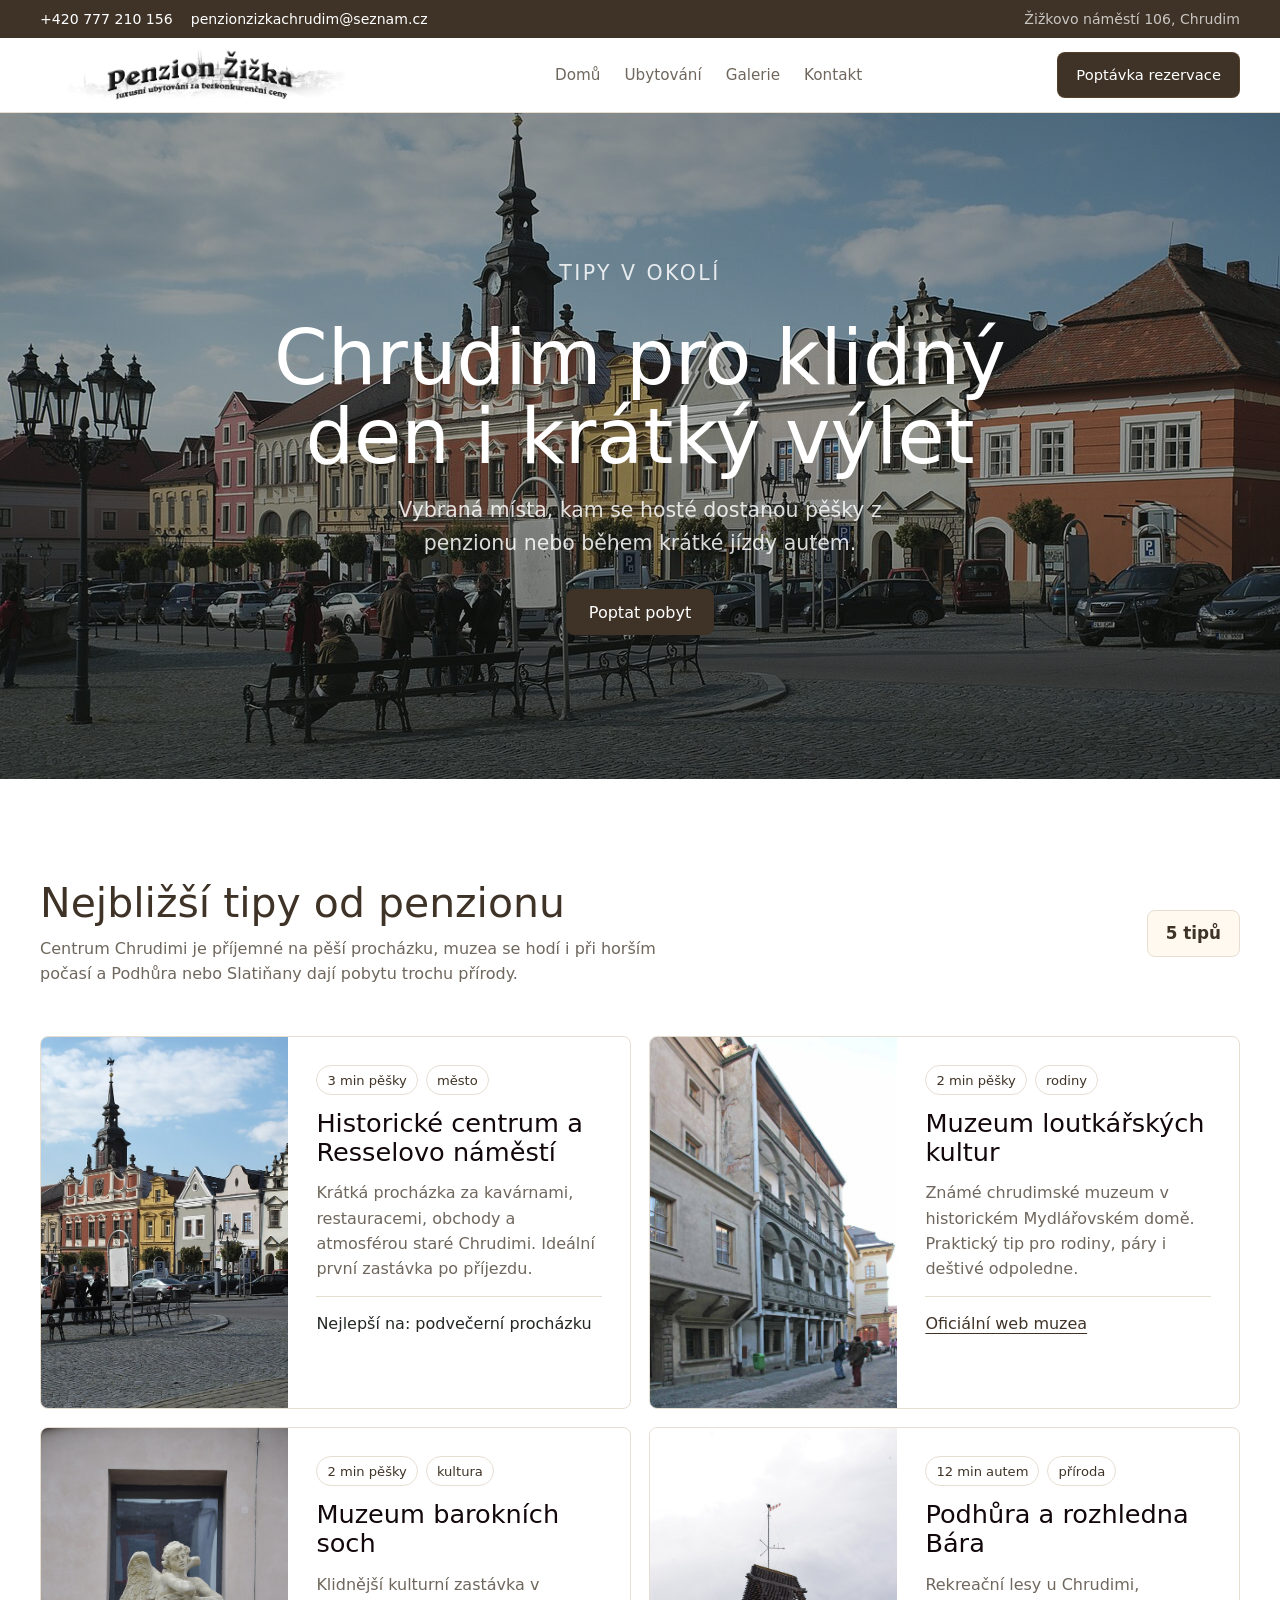
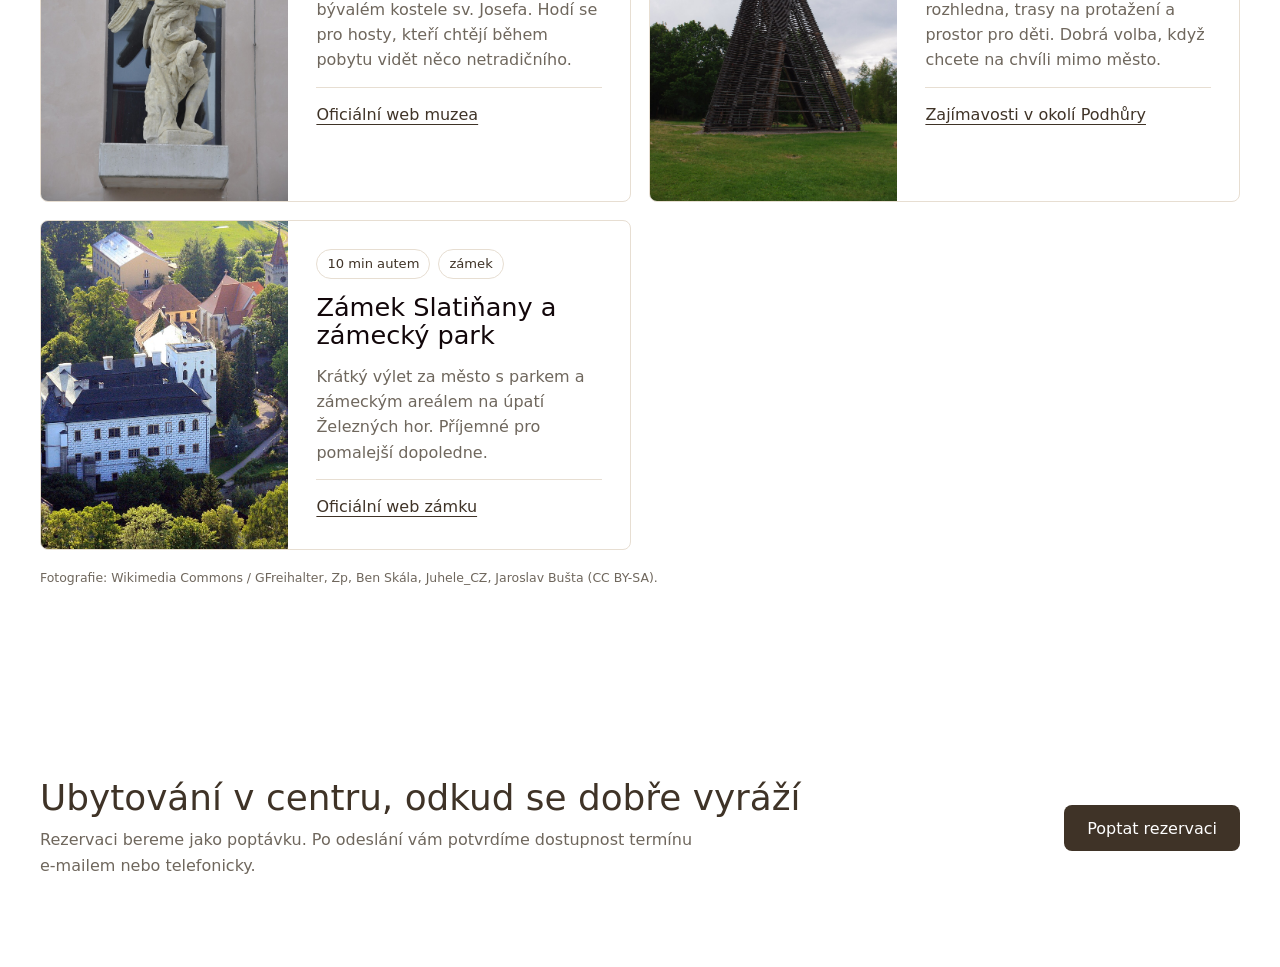
<file: vylety/index.html>
<!doctype html>
<html lang="cs">
  <head>
    <meta charset="utf-8">
    <meta name="viewport" content="width=device-width, initial-scale=1">
    <meta name="description" content="Tipy v okolí Penzionu Žižka v Chrudimi: historické centrum, muzea, Podhůra i zámek Slatiňany.">
    <title>Tipy v okolí | Penzion Žižka</title>
    <link rel="icon" href="../assets/favicon.svg?v=3" type="image/svg+xml">
    <link rel="icon" href="../assets/favicon.png?v=3" type="image/png">
    <link rel="apple-touch-icon" href="../assets/favicon.png?v=3">
    <link rel="stylesheet" href="../styles.css">
  </head>
  <body class="trips-page">
    <div class="topbar">
      <div class="container topbar__inner">
        <div class="topbar__contact">
          <a href="tel:+420777210156">+420 777 210 156</a>
          <a href="mailto:penzionzizkachrudim@seznam.cz">penzionzizkachrudim@seznam.cz</a>
        </div>
        <div class="topbar__actions"><span>Žižkovo náměstí 106, Chrudim</span></div>
      </div>
    </div>

    <header class="site-header">
      <div class="container site-header__inner">
        <a class="brand" href="../" aria-label="Penzion Žižka"><img class="brand__logo" src="../assets/logo-zizka-transparent.png" alt="Penzion Žižka"></a>
        <nav class="site-nav" aria-label="Hlavní navigace">
          <ul>
            <li><a href="../">Domů</a></li>
            <li><a href="../#pokoje" data-home-target="pokoje">Ubytování</a></li>
            <li><a href="../#galerie" data-home-target="galerie">Galerie</a></li>
            <li><a href="../#kontakt" data-home-target="kontakt">Kontakt</a></li>
          </ul>
        </nav>
        <a class="header-cta" href="../#rezervace" data-home-target="rezervace">Poptávka rezervace</a>
      </div>
    </header>

    <main>
      <section class="trips-page-hero" aria-label="Tipy v okolí Chrudimi">
        <div class="trips-page-hero__media" data-trip-hero-rotator>
          <img class="is-active" src="../assets/trip-chrudim-centrum.jpg" alt="">
          <img src="../assets/trip-mydlarovsky-dum.jpg" alt="">
          <img src="../assets/trip-rozhledna-bara.jpg" alt="">
          <img src="../assets/trip-zamek-slatinany.jpg" alt="">
        </div>
        <div class="trips-page-hero__overlay"></div>
        <div class="container trips-page-hero__content">
          <p class="eyebrow">Tipy v okolí</p>
          <h1>Chrudim pro klidný den i krátký výlet</h1>
          <p>Vybraná místa, kam se hosté dostanou pěšky z penzionu nebo během krátké jízdy autem.</p>
          <a class="btn btn-primary" href="../#rezervace" data-home-target="rezervace">Poptat pobyt</a>
        </div>
      </section>

      <section class="trip-finder section">
        <div class="container">
          <div class="trip-finder__header">
            <div>
              <h2>Nejbližší tipy od penzionu</h2>
              <p>Centrum Chrudimi je příjemné na pěší procházku, muzea se hodí i při horším počasí a Podhůra nebo Slatiňany dají pobytu trochu přírody.</p>
            </div>
            <strong class="trip-finder__count" id="trip-count">5 tipů</strong>
          </div>

          <div class="trip-catalog">
            <article class="trip-detail-card">
              <img src="../assets/trip-chrudim-centrum.jpg" alt="Resselovo náměstí v Chrudimi">
              <div class="trip-detail-card__body">
                <div class="trip-card__meta">
                  <span>3 min pěšky</span>
                  <span>město</span>
                </div>
                <h3>Historické centrum a Resselovo náměstí</h3>
                <p>Krátká procházka za kavárnami, restauracemi, obchody a atmosférou staré Chrudimi. Ideální první zastávka po příjezdu.</p>
                <div class="trip-detail-card__footer">
                  <span>Nejlepší na: podvečerní procházku</span>
                </div>
              </div>
            </article>

            <article class="trip-detail-card">
              <img src="../assets/trip-mydlarovsky-dum.jpg" alt="Mydlářovský dům v Chrudimi">
              <div class="trip-detail-card__body">
                <div class="trip-card__meta">
                  <span>2 min pěšky</span>
                  <span>rodiny</span>
                </div>
                <h3>Muzeum loutkářských kultur</h3>
                <p>Známé chrudimské muzeum v historickém Mydlářovském domě. Praktický tip pro rodiny, páry i deštivé odpoledne.</p>
                <div class="trip-detail-card__footer">
                  <a href="https://www.puppets.cz/" target="_blank" rel="noopener">Oficiální web muzea</a>
                </div>
              </div>
            </article>

            <article class="trip-detail-card">
              <img src="../assets/trip-muzeum-baroknich-soch.jpg" alt="Muzeum barokních soch v Chrudimi">
              <div class="trip-detail-card__body">
                <div class="trip-card__meta">
                  <span>2 min pěšky</span>
                  <span>kultura</span>
                </div>
                <h3>Muzeum barokních soch</h3>
                <p>Klidnější kulturní zastávka v bývalém kostele sv. Josefa. Hodí se pro hosty, kteří chtějí během pobytu vidět něco netradičního.</p>
                <div class="trip-detail-card__footer">
                  <a href="https://www.barokochrudim.cz/" target="_blank" rel="noopener">Oficiální web muzea</a>
                </div>
              </div>
            </article>

            <article class="trip-detail-card">
              <img src="../assets/trip-rozhledna-bara.jpg" alt="Rozhledna Bára u Chrudimi">
              <div class="trip-detail-card__body">
                <div class="trip-card__meta">
                  <span>12 min autem</span>
                  <span>příroda</span>
                </div>
                <h3>Podhůra a rozhledna Bára</h3>
                <p>Rekreační lesy u Chrudimi, rozhledna, trasy na protažení a prostor pro děti. Dobrá volba, když chcete na chvíli mimo město.</p>
                <div class="trip-detail-card__footer">
                  <a href="https://lesychrudim.cz/zajimavosti-v-okoli" target="_blank" rel="noopener">Zajímavosti v okolí Podhůry</a>
                </div>
              </div>
            </article>

            <article class="trip-detail-card">
              <img src="../assets/trip-zamek-slatinany.jpg" alt="Zámek Slatiňany">
              <div class="trip-detail-card__body">
                <div class="trip-card__meta">
                  <span>10 min autem</span>
                  <span>zámek</span>
                </div>
                <h3>Zámek Slatiňany a zámecký park</h3>
                <p>Krátký výlet za město s parkem a zámeckým areálem na úpatí Železných hor. Příjemné pro pomalejší dopoledne.</p>
                <div class="trip-detail-card__footer">
                  <a href="https://zamek-slatinany.cz/" target="_blank" rel="noopener">Oficiální web zámku</a>
                </div>
              </div>
            </article>
          </div>
          <p class="trip-photo-credit">Fotografie: Wikimedia Commons / GFreihalter, Zp, Ben Skála, Juhele_CZ, Jaroslav Bušta (CC BY-SA).</p>
        </div>
      </section>

      <section class="trip-page-cta">
        <div class="container trip-page-cta__inner">
          <div>
            <h2>Ubytování v centru, odkud se dobře vyráží</h2>
            <p>Rezervaci bereme jako poptávku. Po odeslání vám potvrdíme dostupnost termínu e-mailem nebo telefonicky.</p>
          </div>
          <a class="btn btn-primary" href="../#rezervace" data-home-target="rezervace">Poptat rezervaci</a>
        </div>
      </section>
    </main>

    <script src="../vylety.js"></script>
  </body>
</html>
</file>
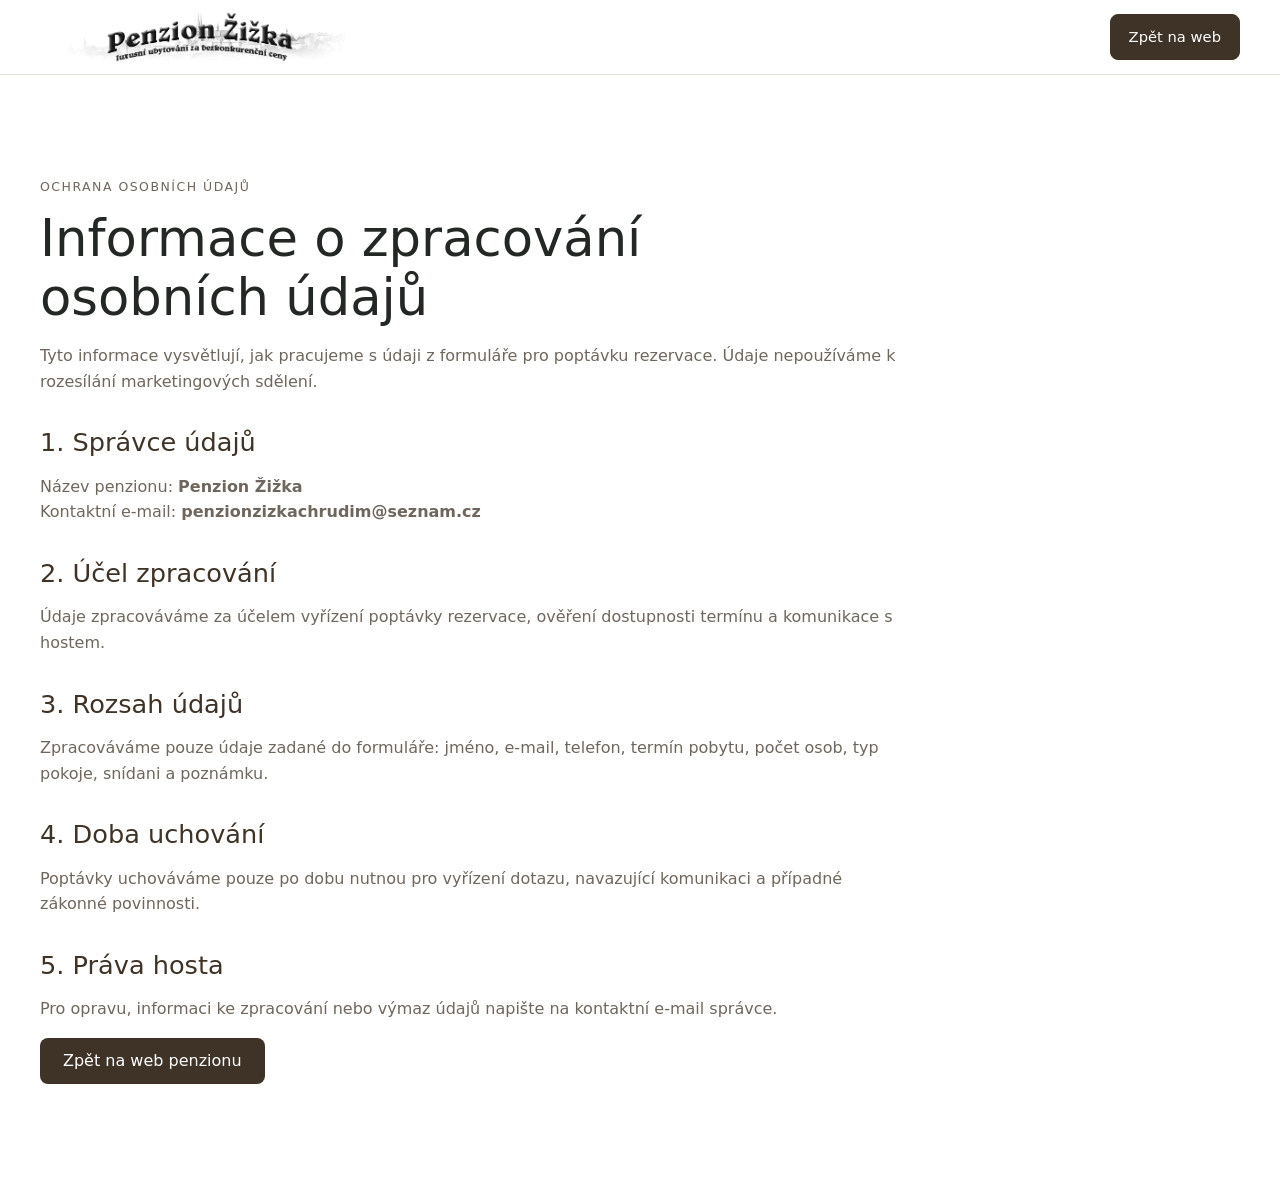
<file: privacy-policy.html>
<!doctype html>
<html lang="cs">
  <head>
    <meta charset="utf-8">
    <meta name="viewport" content="width=device-width, initial-scale=1">
    <meta name="description" content="Informace o zpracování osobních údajů pro poptávku rezervace v Penzionu Žižka.">
    <title>Informace o zpracování osobních údajů | Penzion Žižka</title>
    <link rel="icon" href="assets/favicon.svg?v=3" type="image/svg+xml">
    <link rel="icon" href="assets/favicon.png?v=3" type="image/png">
    <link rel="apple-touch-icon" href="assets/favicon.png?v=3">
    <link rel="shortcut icon" href="assets/favicon.png?v=3" type="image/png">
    <link rel="stylesheet" href="styles.css">
  </head>
  <body>
    <header class="site-header">
      <div class="container site-header__inner">
        <a class="brand" href="index.html" aria-label="Penzion Žižka">
          <img class="brand__logo" src="assets/logo-zizka-transparent.png" alt="Penzion Žižka">
        </a>
        <a class="header-cta" href="index.html">Zpět na web</a>
      </div>
    </header>

    <main class="section privacy-page">
      <div class="container">
        <p class="eyebrow">Ochrana osobních údajů</p>
        <h1>Informace o zpracování osobních údajů</h1>
        <p>Tyto informace vysvětlují, jak pracujeme s údaji z formuláře pro poptávku rezervace. Údaje nepoužíváme k rozesílání marketingových sdělení.</p>

        <h2>1. Správce údajů</h2>
        <p>Název penzionu: <strong>Penzion Žižka</strong><br>Kontaktní e-mail: <strong>penzionzizkachrudim@seznam.cz</strong></p>

        <h2>2. Účel zpracování</h2>
        <p>Údaje zpracováváme za účelem vyřízení poptávky rezervace, ověření dostupnosti termínu a komunikace s hostem.</p>

        <h2>3. Rozsah údajů</h2>
        <p>Zpracováváme pouze údaje zadané do formuláře: jméno, e-mail, telefon, termín pobytu, počet osob, typ pokoje, snídani a poznámku.</p>

        <h2>4. Doba uchování</h2>
        <p>Poptávky uchováváme pouze po dobu nutnou pro vyřízení dotazu, navazující komunikaci a případné zákonné povinnosti.</p>

        <h2>5. Práva hosta</h2>
        <p>Pro opravu, informaci ke zpracování nebo výmaz údajů napište na kontaktní e-mail správce.</p>

        <p><a class="btn btn-primary" href="index.html">Zpět na web penzionu</a></p>
      </div>
    </main>
  </body>
</html>
</file>
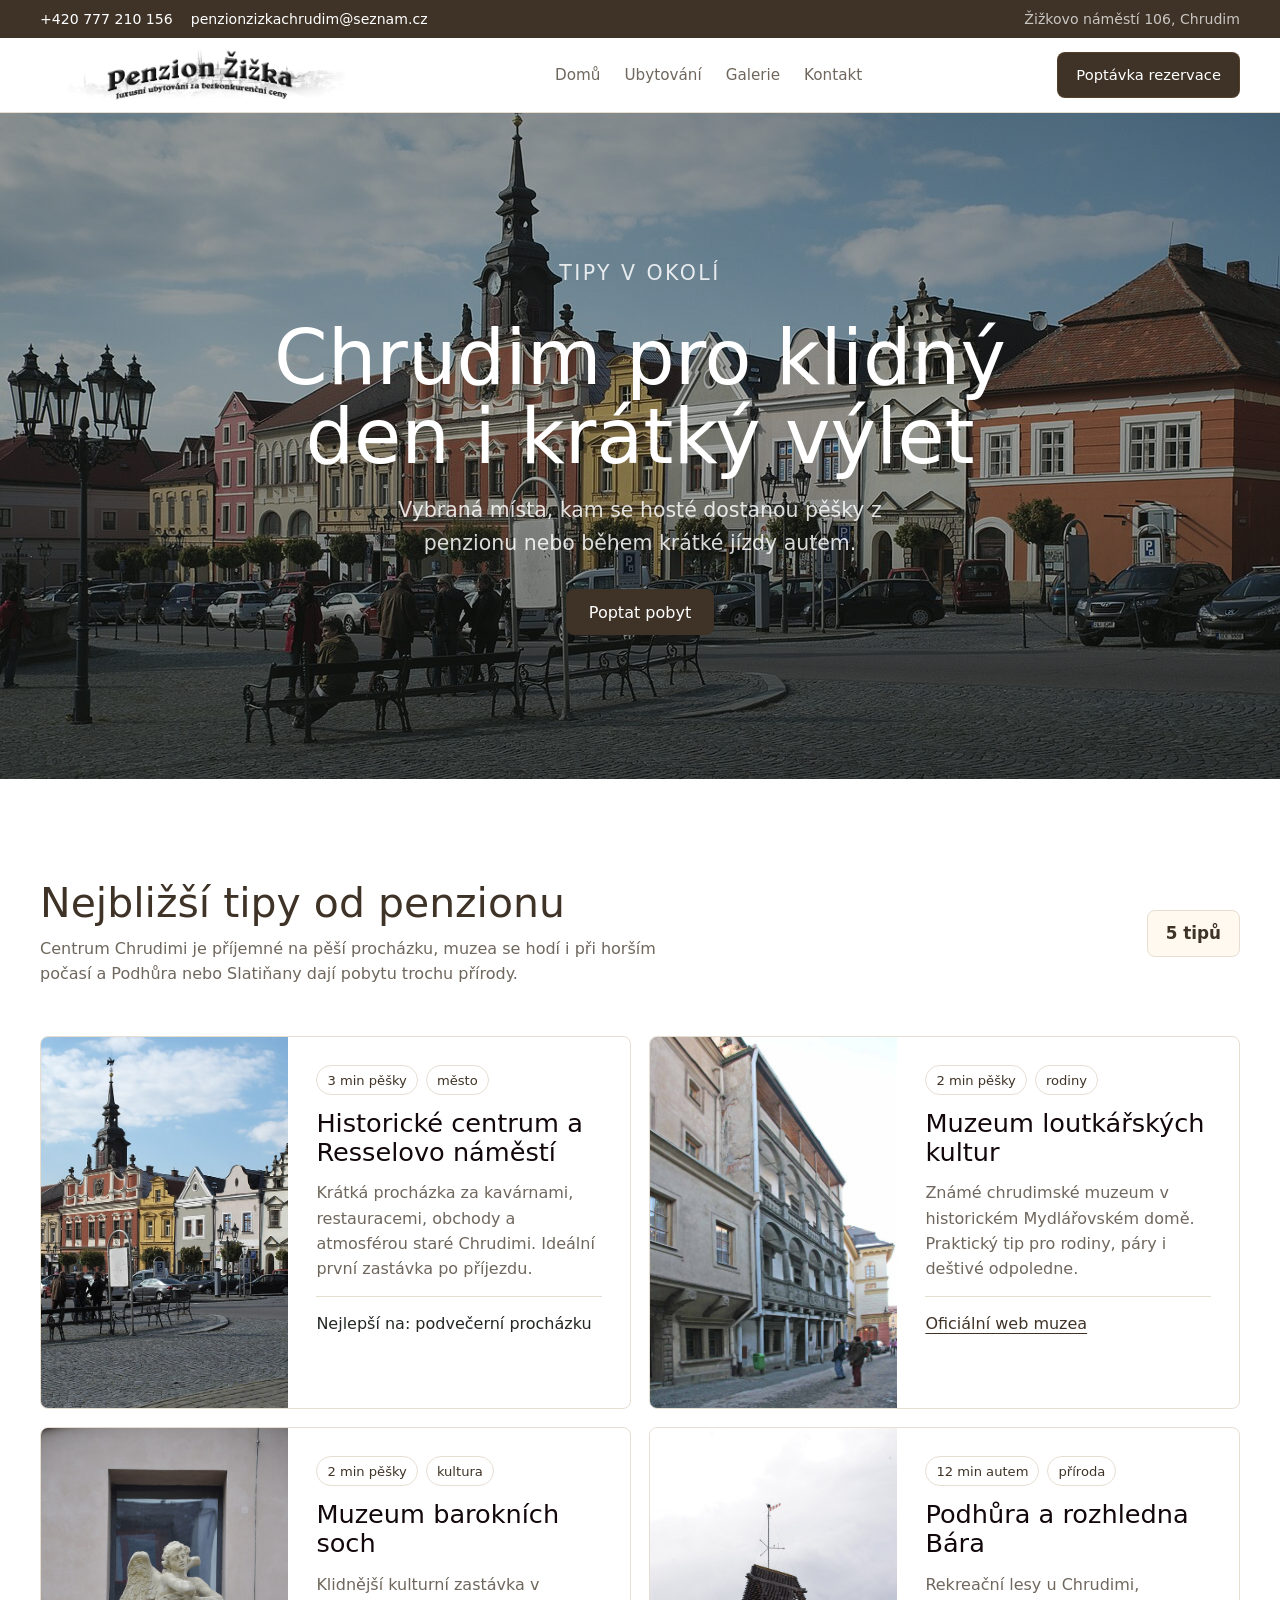
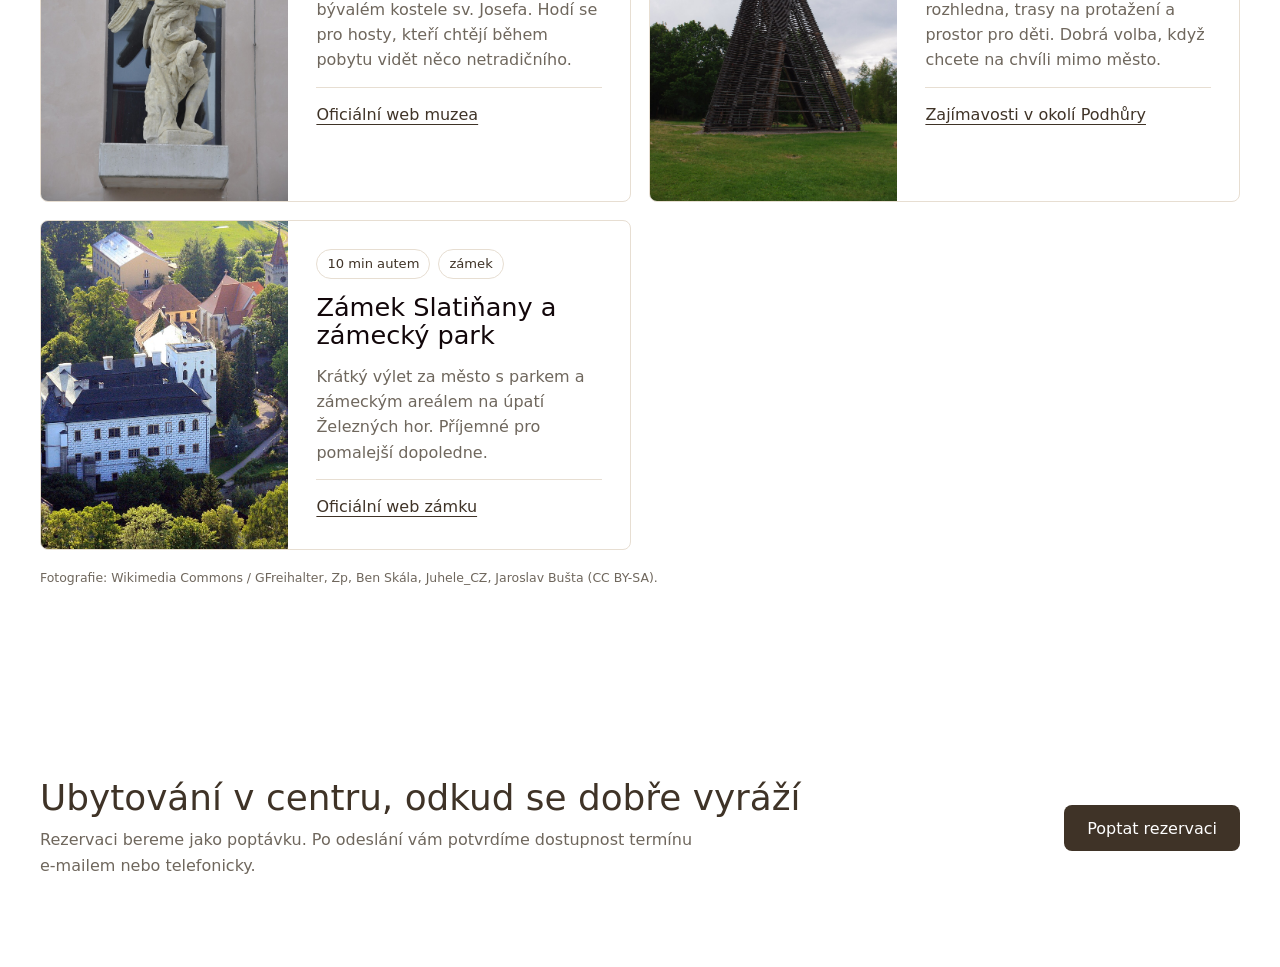
<file: vylety.html>
﻿<!doctype html>
<html lang="cs">
  <head>
    <meta charset="utf-8">
    <meta name="viewport" content="width=device-width, initial-scale=1">
    <meta name="description" content="Tipy v okolí Penzionu Žižka v Chrudimi: historické centrum, muzea, Podhůra i zámek Slatiňany.">
    <title>Tipy v okolí | Penzion Žižka</title>
    <link rel="icon" href="assets/favicon.svg?v=3" type="image/svg+xml">
    <link rel="icon" href="assets/favicon.png?v=3" type="image/png">
    <link rel="apple-touch-icon" href="assets/favicon.png?v=3">
    <link rel="stylesheet" href="styles.css">
  </head>
  <body class="trips-page">
    <div class="topbar">
      <div class="container topbar__inner">
        <div class="topbar__contact">
          <a href="tel:+420777210156">+420 777 210 156</a>
          <a href="mailto:penzionzizkachrudim@seznam.cz">penzionzizkachrudim@seznam.cz</a>
        </div>
        <div class="topbar__actions"><span>Žižkovo náměstí 106, Chrudim</span></div>
      </div>
    </div>

    <header class="site-header">
      <div class="container site-header__inner">
        <a class="brand" href="index.html" aria-label="Penzion Žižka"><img class="brand__logo" src="assets/logo-zizka-transparent.png" alt="Penzion Žižka"></a>
        <nav class="site-nav" aria-label="Hlavní navigace">
          <ul>
            <li><a href="index.html">Domů</a></li>
            <li><a href="index.html#pokoje" data-home-target="pokoje">Ubytování</a></li>
            <li><a href="index.html#galerie" data-home-target="galerie">Galerie</a></li>
            <li><a href="index.html#kontakt" data-home-target="kontakt">Kontakt</a></li>
          </ul>
        </nav>
        <a class="header-cta" href="index.html#rezervace" data-home-target="rezervace">Poptávka rezervace</a>
      </div>
    </header>

    <main>
      <section class="trips-page-hero" aria-label="Tipy v okolí Chrudimi">
        <div class="trips-page-hero__media" data-trip-hero-rotator>
          <img class="is-active" src="assets/trip-chrudim-centrum.jpg" alt="">
          <img src="assets/trip-mydlarovsky-dum.jpg" alt="">
          <img src="assets/trip-rozhledna-bara.jpg" alt="">
          <img src="assets/trip-zamek-slatinany.jpg" alt="">
        </div>
        <div class="trips-page-hero__overlay"></div>
        <div class="container trips-page-hero__content">
          <p class="eyebrow">Tipy v okolí</p>
          <h1>Chrudim pro klidný den i krátký výlet</h1>
          <p>Vybraná místa, kam se hosté dostanou pěšky z penzionu nebo během krátké jízdy autem.</p>
          <a class="btn btn-primary" href="index.html#rezervace" data-home-target="rezervace">Poptat pobyt</a>
        </div>
      </section>

      <section class="trip-finder section">
        <div class="container">
          <div class="trip-finder__header">
            <div>
              <h2>Nejbližší tipy od penzionu</h2>
              <p>Centrum Chrudimi je příjemné na pěší procházku, muzea se hodí i při horším počasí a Podhůra nebo Slatiňany dají pobytu trochu přírody.</p>
            </div>
            <strong class="trip-finder__count" id="trip-count">5 tipů</strong>
          </div>

          <div class="trip-catalog">
            <article class="trip-detail-card">
              <img src="assets/trip-chrudim-centrum.jpg" alt="Resselovo náměstí v Chrudimi">
              <div class="trip-detail-card__body">
                <div class="trip-card__meta">
                  <span>3 min pěšky</span>
                  <span>město</span>
                </div>
                <h3>Historické centrum a Resselovo náměstí</h3>
                <p>Krátká procházka za kavárnami, restauracemi, obchody a atmosférou staré Chrudimi. Ideální první zastávka po příjezdu.</p>
                <div class="trip-detail-card__footer">
                  <span>Nejlepší na: podvečerní procházku</span>
                </div>
              </div>
            </article>

            <article class="trip-detail-card">
              <img src="assets/trip-mydlarovsky-dum.jpg" alt="Mydlářovský dům v Chrudimi">
              <div class="trip-detail-card__body">
                <div class="trip-card__meta">
                  <span>2 min pěšky</span>
                  <span>rodiny</span>
                </div>
                <h3>Muzeum loutkářských kultur</h3>
                <p>Známé chrudimské muzeum v historickém Mydlářovském domě. Praktický tip pro rodiny, páry i deštivé odpoledne.</p>
                <div class="trip-detail-card__footer">
                  <a href="https://www.puppets.cz/" target="_blank" rel="noopener">Oficiální web muzea</a>
                </div>
              </div>
            </article>

            <article class="trip-detail-card">
              <img src="assets/trip-muzeum-baroknich-soch.jpg" alt="Muzeum barokních soch v Chrudimi">
              <div class="trip-detail-card__body">
                <div class="trip-card__meta">
                  <span>2 min pěšky</span>
                  <span>kultura</span>
                </div>
                <h3>Muzeum barokních soch</h3>
                <p>Klidnější kulturní zastávka v bývalém kostele sv. Josefa. Hodí se pro hosty, kteří chtějí během pobytu vidět něco netradičního.</p>
                <div class="trip-detail-card__footer">
                  <a href="https://www.barokochrudim.cz/" target="_blank" rel="noopener">Oficiální web muzea</a>
                </div>
              </div>
            </article>

            <article class="trip-detail-card">
              <img src="assets/trip-rozhledna-bara.jpg" alt="Rozhledna Bára u Chrudimi">
              <div class="trip-detail-card__body">
                <div class="trip-card__meta">
                  <span>12 min autem</span>
                  <span>příroda</span>
                </div>
                <h3>Podhůra a rozhledna Bára</h3>
                <p>Rekreační lesy u Chrudimi, rozhledna, trasy na protažení a prostor pro děti. Dobrá volba, když chcete na chvíli mimo město.</p>
                <div class="trip-detail-card__footer">
                  <a href="https://lesychrudim.cz/zajimavosti-v-okoli" target="_blank" rel="noopener">Zajímavosti v okolí Podhůry</a>
                </div>
              </div>
            </article>

            <article class="trip-detail-card">
              <img src="assets/trip-zamek-slatinany.jpg" alt="Zámek Slatiňany">
              <div class="trip-detail-card__body">
                <div class="trip-card__meta">
                  <span>10 min autem</span>
                  <span>zámek</span>
                </div>
                <h3>Zámek Slatiňany a zámecký park</h3>
                <p>Krátký výlet za město s parkem a zámeckým areálem na úpatí Železných hor. Příjemné pro pomalejší dopoledne.</p>
                <div class="trip-detail-card__footer">
                  <a href="https://zamek-slatinany.cz/" target="_blank" rel="noopener">Oficiální web zámku</a>
                </div>
              </div>
            </article>
          </div>
          <p class="trip-photo-credit">Fotografie: Wikimedia Commons / GFreihalter, Zp, Ben Skála, Juhele_CZ, Jaroslav Bušta (CC BY-SA).</p>
        </div>
      </section>

      <section class="trip-page-cta">
        <div class="container trip-page-cta__inner">
          <div>
            <h2>Ubytování v centru, odkud se dobře vyráží</h2>
            <p>Rezervaci bereme jako poptávku. Po odeslání vám potvrdíme dostupnost termínu e-mailem nebo telefonicky.</p>
          </div>
          <a class="btn btn-primary" href="index.html#rezervace" data-home-target="rezervace">Poptat rezervaci</a>
        </div>
      </section>
    </main>

    <script src="vylety.js"></script>
  </body>
</html>
</file>
<file: styles.css>
﻿:root {
  --color-bg: #ffffff;
  --color-surface: #ffffff;
  --color-text: #242824;
  --color-muted: #6f675d;
  --color-accent: #9b6b32;
  --color-accent-dark: #3f3327;
  --color-border: #e7ded2;
  --container: 1200px;
  --radius: 8px;
  --shadow: 0 18px 45px rgba(31, 35, 30, 0.12);
  --space-section: clamp(68px, 8vw, 112px);
  --font-body: "Work Sans", system-ui, -apple-system, BlinkMacSystemFont, "Segoe UI", sans-serif;
  --font-heading: "Work Sans", system-ui, -apple-system, BlinkMacSystemFont, "Segoe UI", sans-serif;
}

*,
*::before,
*::after {
  box-sizing: border-box;
}

html {
  scroll-behavior: smooth;
}

body {
  margin: 0;
  background: #fff;
  color: var(--color-text);
  font-family: var(--font-body);
  line-height: 1.6;
}

img {
  display: block;
  max-width: 100%;
}

a {
  color: inherit;
  text-decoration: none;
}

button,
input,
select,
textarea {
  font: inherit;
}

button {
  cursor: pointer;
}

:focus-visible {
  outline: 3px solid rgba(155, 107, 50, 0.34);
  outline-offset: 3px;
}

.container {
  width: min(calc(100% - 40px), var(--container));
  margin-inline: auto;
}

.section {
  padding-block: var(--space-section);
}

.section-header {
  max-width: 680px;
  margin: 0 auto 42px;
  text-align: center;
}

.section-header--left {
  margin-inline: 0;
  text-align: left;
}

.section-header h2,
.split__content h2,
.contact h2 {
  margin: 0 0 16px;
  font-family: var(--font-heading);
  font-size: clamp(2rem, 3vw, 3.2rem);
  line-height: 1.12;
  font-weight: 400;
}

.section-header p,
.split__content p {
  color: var(--color-muted);
}

.eyebrow {
  margin: 0 0 12px;
  color: var(--color-accent);
  font-size: 0.78rem;
  font-weight: 400;
  letter-spacing: 0.12em;
  text-transform: uppercase;
}

.btn {
  display: inline-flex;
  align-items: center;
  justify-content: center;
  min-height: 46px;
  padding: 12px 22px;
  border: 1px solid transparent;
  border-radius: var(--radius);
  font-weight: 400;
  line-height: 1.2;
  transition: transform 180ms ease, background-color 180ms ease, border-color 180ms ease, color 180ms ease;
}

.btn:hover {
  transform: translateY(-2px);
}

.btn-primary {
  background: var(--color-accent-dark);
  color: #fff;
}

.btn-primary:hover {
  background: #6f4d27;
}

.btn-outline {
  border-color: var(--color-border);
  background: transparent;
  color: var(--color-accent-dark);
}

.btn-outline:hover {
  border-color: var(--color-accent);
}

.btn-outline--light {
  border-color: rgba(255, 255, 255, 0.62);
  color: #fff;
}

.card {
  border: 1px solid var(--color-border);
  border-radius: var(--radius);
  background: var(--color-surface);
}

.sr-only {
  position: absolute;
  width: 1px;
  height: 1px;
  padding: 0;
  overflow: hidden;
  clip: rect(0, 0, 0, 0);
  white-space: nowrap;
  border: 0;
}

.topbar {
  min-height: 38px;
  background: var(--color-accent-dark);
  color: rgba(255, 255, 255, 0.84);
  font-size: 0.88rem;
}

.topbar__inner,
.topbar__contact,
.topbar__actions {
  display: flex;
  align-items: center;
  gap: 18px;
}

.topbar__inner {
  min-height: 38px;
  justify-content: space-between;
}

.topbar__actions {
  color: rgba(255, 255, 255, 0.72);
}

.currency-switch {
  display: inline-grid;
  grid-template-columns: repeat(2, minmax(38px, 1fr));
  overflow: hidden;
  border: 1px solid rgba(255, 255, 255, 0.24);
  border-radius: 6px;
}

.currency-switch button {
  min-height: 28px;
  border: 0;
  background: transparent;
  color: rgba(255, 255, 255, 0.74);
  padding: 4px 10px;
  font: inherit;
  line-height: 1;
  cursor: pointer;
}

.currency-switch button + button {
  border-left: 1px solid rgba(255, 255, 255, 0.18);
}

.currency-switch button.is-active {
  background: #fff;
  color: var(--color-accent-dark);
}

.topbar__actions a {
  color: #fff;
  text-decoration: underline;
  text-underline-offset: 3px;
}

.site-header {
  position: sticky;
  top: 0;
  z-index: 20;
  border-bottom: 1px solid var(--color-border);
  background: rgba(255, 255, 255, 0.96);
  backdrop-filter: blur(14px);
}

.site-header__inner {
  display: flex;
  min-height: 74px;
  align-items: center;
  justify-content: space-between;
  gap: 22px;
}

.brand {
  display: inline-flex;
  align-items: center;
  flex: 0 0 auto;
}

.brand__logo {
  width: clamp(220px, 25vw, 330px);
  height: auto;
  max-height: 64px;
  object-fit: contain;
}

.site-nav ul {
  display: flex;
  align-items: center;
  gap: 24px;
  margin: 0;
  padding: 0;
  list-style: none;
}

.site-nav a {
  color: #46383d;
  font-size: 0.95rem;
  font-weight: 400;
}

.site-nav a:hover {
  color: var(--color-accent);
}

.header-cta {
  display: inline-flex;
  min-height: 42px;
  align-items: center;
  justify-content: center;
  border: 1px solid var(--color-accent-dark);
  border-radius: var(--radius);
  background: var(--color-accent-dark);
  color: #fff;
  padding: 10px 18px;
  font-size: 0.92rem;
  white-space: nowrap;
  transition: background-color 180ms ease, transform 180ms ease;
}

.header-cta:hover {
  background: #6f4d27;
  transform: translateY(-1px);
}

.nav-toggle {
  display: none;
  width: 44px;
  height: 44px;
  border: 1px solid var(--color-border);
  border-radius: var(--radius);
  background: var(--color-surface);
}

.nav-toggle span:not(.sr-only) {
  display: block;
  width: 19px;
  height: 2px;
  margin: 4px auto;
  background: var(--color-text);
}

.trips-page .site-header {
  border-bottom: 1px solid var(--color-border);
  background: rgba(255, 255, 255, 0.96);
  backdrop-filter: blur(14px);
}

.trips-page .topbar {
  border-bottom: 0;
  background: var(--color-accent-dark);
  color: rgba(255, 255, 255, 0.84);
}

.trips-page .topbar a {
  color: #fff;
}

.trips-page .topbar__actions {
  color: rgba(255, 255, 255, 0.72);
}

.trips-page .site-nav a {
  color: var(--color-muted);
}

.trips-page .site-nav a:hover,
.trips-page .site-nav a[aria-current="page"] {
  color: var(--color-accent-dark);
}

.trips-page .header-cta {
  border-color: rgba(155, 107, 50, 0.24);
  background: var(--color-accent-dark);
  color: #fff;
}

.trips-page .header-cta:hover {
  background: #6f4d27;
}

.trips-page .nav-toggle {
  border-color: var(--color-border);
  background: #fff;
}

.trips-page .nav-toggle span:not(.sr-only) {
  background: var(--color-text);
}

.hero {
  position: relative;
  min-height: clamp(620px, 74vh, 760px);
  display: grid;
  align-items: center;
  overflow: hidden;
  color: #fff;
}

.hero__media,
.hero__overlay {
  position: absolute;
  inset: 0;
}

.hero__media {
  background-position: center;
  background-size: cover;
  transform: scale(1.02);
}

.hero__overlay {
  background:
    linear-gradient(90deg, rgba(20, 24, 20, 0.82), rgba(20, 24, 20, 0.4) 48%, rgba(20, 24, 20, 0.2) 72%),
    linear-gradient(0deg, rgba(20, 24, 20, 0.38), rgba(20, 24, 20, 0.08) 48%);
}

.hero__content {
  position: relative;
  z-index: 1;
  padding-bottom: 78px;
}

.hero h1 {
  max-width: 760px;
  margin: 0 0 18px;
  font-family: var(--font-heading);
  font-size: clamp(2.8rem, 6vw, 5.8rem);
  font-weight: 400;
  line-height: 1.02;
}

.hero__lead {
  max-width: 560px;
  margin: 0 0 30px;
  color: rgba(255, 255, 255, 0.86);
  font-size: clamp(1.05rem, 1.6vw, 1.28rem);
}

.hero__actions {
  display: flex;
  flex-wrap: wrap;
  gap: 12px;
}

.booking-wrap {
  position: relative;
  z-index: 3;
  margin-top: -74px;
}

.booking-panel {
  display: grid;
  grid-template-columns: minmax(260px, 1.65fr) minmax(182px, 0.82fr) minmax(200px, 1.05fr) minmax(190px, 0.9fr) minmax(190px, 0.9fr);
  align-items: end;
  gap: 18px;
  padding: 28px;
  border: 1px solid var(--color-border);
  border-radius: var(--radius);
  background: var(--color-surface);
  box-shadow: var(--shadow);
  width: min(100%, 1180px);
  margin-inline: auto;
}

.booking-date {
  position: relative;
  min-width: 0;
}

.guest-picker {
  min-width: 0;
}

.booking-panel > label,
.booking-panel > .booking-date,
.booking-panel > .room-picker,
.booking-services,
.booking-panel__submit {
  min-width: 0;
}

.booking-panel__label {
  display: flex;
  align-items: center;
  margin: 0;
  padding: 0;
  min-height: 22px;
  color: var(--color-muted);
  font-size: 0.84rem;
  line-height: 1.2;
}

.booking-panel label,
.contact-form label {
  display: grid;
  gap: 7px;
  color: var(--color-muted);
  font-size: 0.84rem;
  font-weight: 400;
}

.booking-panel > .booking-date {
  display: grid;
  gap: 7px;
}

.room-picker {
  position: relative;
  display: grid;
  gap: 7px;
}

.date-trigger {
  display: flex;
  width: 100%;
  min-height: 54px;
  align-items: center;
  justify-content: flex-start;
  border: 1px solid var(--color-border);
  border-radius: var(--radius);
  background: #fff;
  color: var(--color-text);
  padding: 12px 14px;
  text-align: left;
  font-size: 1rem;
}

#date-trigger-text,
.guest-stepper__value,
.booking-panel select,
#room-picker-text {
  overflow: hidden;
  text-overflow: ellipsis;
  white-space: nowrap;
}

.guest-stepper {
  display: grid;
  grid-template-columns: 42px minmax(96px, 1fr) 42px;
  min-height: 54px;
  overflow: hidden;
  border: 1px solid var(--color-border);
  border-radius: var(--radius);
  background: #fff;
}

.guest-stepper__button {
  display: grid;
  place-items: center;
  min-width: 42px;
  border: 0;
  background: #fff;
  color: var(--color-accent);
  cursor: pointer;
  line-height: 1;
  font-size: 1.22rem;
  font-weight: 400;
  transition: background-color 180ms ease, color 180ms ease;
}

.guest-stepper__button:hover:not(:disabled),
.guest-stepper__button:focus-visible:not(:disabled) {
  background: #fff9ef;
  color: var(--color-accent-dark);
}

.guest-stepper__button:disabled {
  background: #fff;
  color: #b8a5ac;
  cursor: not-allowed;
}

.guest-stepper__value {
  display: flex;
  align-items: center;
  justify-content: center;
  min-width: 0;
  border-inline: 1px solid var(--color-border);
  color: var(--color-text);
  text-align: center;
  white-space: nowrap;
}

.guest-stepper__value span {
  overflow: hidden;
  text-overflow: ellipsis;
}

.booking-panel input,
.booking-panel select,
.contact-form input,
.contact-form select,
.contact-form textarea,
.newsletter input {
  width: 100%;
  min-height: 54px;
  border: 1px solid var(--color-border);
  border-radius: var(--radius);
  background: #fff;
  color: var(--color-text);
  padding: 12px 14px;
  font-size: 1rem;
}

.room-picker__trigger {
  display: grid;
  grid-template-columns: minmax(0, 1fr) 12px;
  gap: 12px;
  width: 100%;
  min-height: 54px;
  align-items: center;
  border: 1px solid var(--color-border);
  border-radius: var(--radius);
  background: #fff;
  color: var(--color-text);
  padding: 12px 14px;
  text-align: left;
  font-size: 1rem;
  transition: border-color 180ms ease, background-color 180ms ease, color 180ms ease;
}

.room-picker__chevron {
  width: 8px;
  height: 8px;
  justify-self: end;
  border-right: 1.5px solid currentColor;
  border-bottom: 1.5px solid currentColor;
  color: var(--color-muted);
  transform: rotate(45deg) translate(-2px, -2px);
  transition: transform 180ms ease;
}

.room-picker__trigger[aria-expanded="true"] .room-picker__chevron {
  transform: rotate(225deg) translate(-1px, -1px);
}

.room-picker__trigger:hover,
.room-picker__trigger:focus-visible {
  border-color: rgba(155, 107, 50, 0.42);
  color: var(--color-accent-dark);
}

.room-picker__trigger.is-selected {
  color: var(--color-text);
}

.room-picker__trigger[aria-invalid="true"] {
  border-color: #9b6b32;
  box-shadow: 0 0 0 3px rgba(155, 107, 50, 0.14);
}

.room-picker__options {
  position: absolute;
  top: calc(100% + 10px);
  left: 0;
  z-index: 31;
  display: grid;
  width: min(390px, calc(100vw - 48px));
  gap: 0;
  border: 1px solid var(--color-border);
  border-radius: var(--radius);
  background: #fff;
  box-shadow: var(--shadow);
  padding: 6px;
}

.room-picker__options[hidden] {
  display: none;
}

.room-picker__options button {
  display: grid;
  grid-template-columns: minmax(0, 1fr) auto;
  gap: 14px;
  width: 100%;
  border: 0;
  border-radius: 4px;
  background: transparent;
  color: var(--color-muted);
  padding: 11px 12px;
  text-align: left;
  transition: border-color 180ms ease, background-color 180ms ease, color 180ms ease;
}

.room-picker__options button:hover,
.room-picker__options button:focus-visible,
.room-picker__options button.is-selected {
  background: #fff9ef;
}

.room-picker__options button.is-selected {
  box-shadow: inset 3px 0 0 var(--color-accent);
}

.room-picker__option-main {
  display: grid;
  min-width: 0;
  gap: 3px;
}

.room-picker__option-main strong {
  color: var(--color-accent-dark);
  font-size: 0.96rem;
  font-weight: 400;
  line-height: 1.25;
}

.room-picker__option-main > span {
  color: var(--color-muted);
  font-size: 0.78rem;
  line-height: 1.35;
}

.room-picker__option-meta {
  align-self: center;
  color: var(--color-accent-dark);
  font-size: 0.76rem;
  line-height: 1.3;
  white-space: nowrap;
}

.date-picker {
  position: absolute;
  top: calc(100% + 10px);
  left: 0;
  z-index: 30;
  width: min(384px, calc(100vw - 48px));
  border: 1px solid var(--color-border);
  border-radius: var(--radius);
  background: var(--color-surface);
  box-shadow: var(--shadow);
  padding: 16px;
}

.date-picker[hidden] {
  display: none;
}

.date-picker__header,
.date-picker__footer {
  display: flex;
  align-items: center;
  justify-content: space-between;
  gap: 12px;
}

.date-picker__header strong {
  color: var(--color-accent-dark);
  font-size: 1rem;
  font-weight: 400;
}

.calendar-nav,
.date-picker__clear,
.date-picker__done,
.date-day {
  border: 1px solid var(--color-border);
  background: #fff;
  color: var(--color-text);
}

.calendar-nav {
  display: grid;
  width: 38px;
  height: 38px;
  place-items: center;
  border-radius: 50%;
  color: var(--color-accent);
  font-size: 1.35rem;
}

.date-picker__weekdays,
.date-picker__grid {
  display: grid;
  grid-template-columns: repeat(7, 1fr);
  gap: 6px;
}

.date-picker__weekdays {
  margin: 16px 0 8px;
  color: var(--color-muted);
  font-size: 0.78rem;
  text-align: center;
}

.date-day {
  position: relative;
  display: grid;
  aspect-ratio: 1;
  min-width: 0;
  place-items: center;
  border-radius: 999px;
  font-size: 0.9rem;
  transition: background-color 160ms ease, border-color 160ms ease, color 160ms ease;
}

.date-day:hover:not(:disabled) {
  border-color: var(--color-accent);
  color: var(--color-accent);
}

.date-day:disabled {
  cursor: not-allowed;
  opacity: 0.32;
}

.date-day.is-booked {
  background: #fff;
  color: #9e8d93;
  text-decoration: line-through;
}

.date-day.is-muted {
  color: #a99ca1;
}

.date-day.is-in-range {
  border-color: #f3c6d1;
  background: #fff;
}

.date-day.is-selected {
  border-color: var(--color-accent);
  background: var(--color-accent);
  color: #fff;
}

.date-day.is-start,
.date-day.is-end {
  font-size: 0.82rem;
  padding-top: 3px;
}

.date-day.is-start::after,
.date-day.is-end::after {
  content: attr(data-label);
  position: absolute;
  right: 50%;
  bottom: 6px;
  transform: translateX(50%);
  color: rgba(255, 255, 255, 0.84);
  font-size: 0.48rem;
  line-height: 1;
  white-space: nowrap;
}

.date-day.is-start::before,
.date-day.is-end::before {
  content: "";
  position: absolute;
  inset: -4px;
  border: 1px solid rgba(155, 107, 50, 0.32);
  border-radius: 999px;
  pointer-events: none;
}

.date-picker__footer {
  margin-top: 14px;
}

.date-picker__clear,
.date-picker__done {
  min-height: 38px;
  border-radius: var(--radius);
  padding: 8px 12px;
}

.date-picker__done {
  border-color: var(--color-accent-dark);
  background: var(--color-accent-dark);
  color: #fff;
}

.booking-services {
  display: grid;
  align-self: end;
  gap: 7px;
  min-width: 0;
  margin: 0;
  border: 0;
  padding: 0;
}

.booking-panel .breakfast-toggle {
  position: relative;
  display: flex;
  height: 54px;
  min-height: 54px;
  align-items: center;
  justify-content: flex-start;
  gap: 10px;
  flex-wrap: nowrap;
  min-width: 0;
  overflow: hidden;
  border: 1px solid var(--color-border);
  border-radius: var(--radius);
  background: #fff;
  color: var(--color-text);
  padding: 12px 14px;
  white-space: nowrap;
  transition: border-color 180ms ease, background-color 180ms ease, transform 180ms ease;
}

.booking-panel .breakfast-toggle::before {
  content: "";
  width: 20px;
  height: 20px;
  flex: 0 0 auto;
  border: 1px solid var(--color-border);
  border-radius: 6px;
  background: #fff;
  box-shadow: inset 0 0 0 4px #fff;
  transition: background-color 180ms ease, border-color 180ms ease;
}

.booking-panel .breakfast-toggle::after {
  content: "";
  position: absolute;
  left: 24px;
  top: 50%;
  width: 9px;
  height: 5px;
  border-left: 2px solid #fff;
  border-bottom: 2px solid #fff;
  opacity: 0;
  transform: translate(-50%, -62%) rotate(-45deg);
  transition: opacity 140ms ease;
}

.booking-panel .breakfast-toggle input {
  position: absolute;
  width: 1px;
  height: 1px;
  opacity: 0;
  pointer-events: none;
}

.booking-panel .breakfast-toggle__price {
  display: inline-flex;
  align-items: center;
  justify-content: center;
  flex: 1 1 auto;
  min-width: 0;
  max-width: 100%;
  min-height: 24px;
  border-radius: 999px;
  background: #fff;
  color: var(--color-accent);
  padding: 4px 7px;
  font-size: clamp(0.68rem, 0.9vw, 0.78rem);
  line-height: 1.15;
  text-align: center;
  white-space: normal;
  transition: background-color 180ms ease, color 180ms ease;
}

.booking-panel .breakfast-toggle:has(input:checked),
.booking-panel .breakfast-toggle.is-selected {
  border-color: var(--color-border);
  background: #fff;
  color: var(--color-text);
}

.booking-panel .breakfast-toggle:has(input:checked)::before,
.booking-panel .breakfast-toggle.is-selected::before {
  border-color: var(--color-accent);
  background: var(--color-accent);
  box-shadow: none;
}

.booking-panel .breakfast-toggle:has(input:checked)::after,
.booking-panel .breakfast-toggle.is-selected::after {
  opacity: 1;
}

.booking-panel .breakfast-toggle:has(input:checked) .breakfast-toggle__price,
.booking-panel .breakfast-toggle.is-selected .breakfast-toggle__price {
  background: #fff;
  color: var(--color-accent);
}

.booking-panel__submit {
  width: 100%;
  min-width: 0;
  min-height: 54px;
  padding-inline: 16px;
  font-size: 1rem;
}

.form-message {
  grid-column: 1 / -1;
  min-height: 24px;
  margin: 0;
  color: var(--color-accent-dark);
  font-weight: 400;
}

.form-message:empty {
  display: none;
}

.form-message.is-error {
  color: #9b6b32;
}

.hp-field {
  position: absolute !important;
  left: -9999px;
  width: 1px;
  height: 1px;
  overflow: hidden;
  opacity: 0;
  pointer-events: none;
}

.booking-panel small {
  color: var(--color-muted);
  font-size: 0.78rem;
  line-height: 1.35;
}

.privacy-note {
  width: min(100%, 1180px);
  margin: 16px auto 0;
  border: 1px solid var(--color-border);
  border-radius: var(--radius);
  background: rgba(255, 255, 255, 0.94);
  padding: 18px 22px;
  color: var(--color-muted);
  box-shadow: 0 12px 28px rgba(31, 35, 30, 0.07);
}

.privacy-note p {
  margin: 0 0 12px;
}

.privacy-note summary {
  color: var(--color-accent-dark);
  cursor: pointer;
  font-weight: 400;
}

.privacy-note__content {
  display: grid;
  gap: 8px;
  padding-top: 16px;
}

.privacy-note__content h3 {
  margin: 0;
  color: var(--color-text);
  font-family: var(--font-body);
  font-size: 1rem;
  font-weight: 400;
}

.privacy-note__content a {
  color: var(--color-accent-dark);
  font-weight: 400;
}

.privacy-page {
  background: var(--color-surface);
}

.privacy-page h1,
.privacy-page h2 {
  max-width: 820px;
  margin: 0 0 16px;
  font-family: var(--font-heading);
  font-weight: 400;
  line-height: 1.15;
}

.privacy-page h1 {
  font-size: clamp(2.2rem, 4vw, 4rem);
}

.privacy-page h2 {
  margin-top: 34px;
  color: var(--color-accent-dark);
  font-size: clamp(1.35rem, 2vw, 1.8rem);
}

.privacy-page p,
.privacy-page li {
  max-width: 860px;
  color: var(--color-muted);
}

.amenities {
  background: #fff;
  padding-block: clamp(46px, 6vw, 72px);
}

.amenities__grid {
  display: grid;
  grid-template-columns: repeat(4, minmax(0, 1fr));
  gap: clamp(18px, 2.4vw, 28px);
  overflow: hidden;
  background: #fff;
}

.amenity {
  display: grid;
  align-content: start;
  gap: 12px;
  min-height: 150px;
  padding: 28px 24px;
  transition: background-color 180ms ease;
}

.amenity:hover {
  background: #fff;
}

.amenity__icon {
  width: 32px;
  height: 32px;
  color: var(--color-accent);
  fill: none;
  stroke: currentColor;
  stroke-width: 1.35;
  stroke-linecap: round;
  stroke-linejoin: round;
  vector-effect: non-scaling-stroke;
}

.amenity h3 {
  margin: 0;
  color: var(--color-accent-dark);
  font-family: var(--font-body);
  font-size: 1rem;
  line-height: 1.18;
  font-weight: 400;
}

.room-card h3,
.news-card h3,
.review-card h3 {
  margin: 0 0 10px;
  font-family: var(--font-heading);
  font-size: 1.35rem;
  line-height: 1.22;
  font-weight: 400;
}

.amenity p {
  margin: 0;
  color: var(--color-muted);
  font-size: 0.92rem;
  line-height: 1.5;
}

.room-card p,
.news-card p,
.review-card p {
  color: var(--color-muted);
}

.split {
  background: var(--color-surface);
}

.split + .split {
  background: #fff;
}

.split__inner {
  display: grid;
  grid-template-columns: minmax(0, 1fr) minmax(0, 0.88fr);
  gap: clamp(34px, 6vw, 76px);
  align-items: center;
}

.split--reverse .split__image {
  order: 2;
}

.split__image img {
  width: 100%;
  aspect-ratio: 4 / 3;
  object-fit: cover;
  border-radius: var(--radius);
}

.split__content {
  max-width: 560px;
}

.rooms__grid,
.reviews__grid {
  display: grid;
  grid-template-columns: repeat(3, minmax(0, 1fr));
  gap: 22px;
}

.room-card {
  display: flex;
  min-height: 100%;
  flex-direction: column;
  overflow: hidden;
}

.room-card > img {
  width: 100%;
  aspect-ratio: 16 / 10;
  object-fit: cover;
}

.room-card__body {
  display: flex;
  flex: 1;
  flex-direction: column;
  padding: 22px;
}

.room-card dl {
  display: grid;
  gap: 8px;
  margin: 0 0 18px;
}

.room-card dl div {
  display: flex;
  justify-content: space-between;
  gap: 16px;
  border-bottom: 1px solid var(--color-border);
  padding-bottom: 8px;
}

.room-card dt {
  color: var(--color-muted);
}

.room-card dd {
  margin: 0;
  font-weight: 400;
}

.price {
  margin-top: auto;
  color: var(--color-accent-dark) !important;
  font-size: 1.1rem;
  font-weight: 400;
}

.room-card__cta {
  width: 100%;
  margin-top: 16px;
}

.gallery {
  background: var(--color-surface);
}

.gallery__grid {
  display: grid;
  grid-template-columns: repeat(3, 1fr);
  grid-auto-rows: 220px;
  gap: 16px;
}

.gallery__item {
  overflow: hidden;
  border: 0;
  border-radius: var(--radius);
  background: #e7ded2;
  padding: 0;
}

.gallery__item--tall {
  grid-row: span 2;
}

.gallery__item img {
  width: 100%;
  height: 100%;
  object-fit: cover;
  transition: transform 220ms ease;
}

.gallery__item:hover img {
  transform: scale(1.045);
}

.trips {
  background: #fff;
}

.trips__intro {
  display: grid;
  grid-template-columns: minmax(0, 0.9fr) minmax(360px, 1.1fr);
  gap: clamp(30px, 5vw, 70px);
  align-items: end;
  margin-bottom: 34px;
}

.trips__copy {
  max-width: 620px;
}

.trips__copy h2 {
  margin: 0 0 18px;
  color: var(--color-accent-dark);
  font-family: var(--font-heading);
  font-size: clamp(2rem, 3.4vw, 3.6rem);
  font-weight: 400;
  line-height: 1.08;
}

.trips__copy p {
  margin: 0;
  color: var(--color-muted);
  font-size: clamp(1rem, 1.35vw, 1.15rem);
  line-height: 1.65;
}

.trips__pills {
  display: flex;
  flex-wrap: wrap;
  gap: 8px;
  margin-top: 22px;
}

.trips__pills span,
.trip-card__meta span {
  display: inline-flex;
  align-items: center;
  min-height: 30px;
  border: 1px solid var(--color-border);
  border-radius: 999px;
  color: var(--color-accent-dark);
  padding: 6px 10px;
  font-size: 0.82rem;
  line-height: 1;
  white-space: nowrap;
}

.trips__photo {
  position: relative;
  overflow: hidden;
  border-radius: var(--radius);
  background: #f6eef1;
  aspect-ratio: 16 / 9;
}

.trips__photo img {
  position: absolute;
  inset: 0;
  width: 100%;
  height: 100%;
  object-fit: cover;
  opacity: 0;
  transition: opacity 900ms ease;
}

.trips__photo img.is-active {
  opacity: 1;
}

.trips__grid {
  display: grid;
  grid-template-columns: repeat(3, minmax(0, 1fr));
  border: 1px solid var(--color-border);
  border-radius: var(--radius);
  overflow: hidden;
  background: #fff;
}

.trip-card {
  display: grid;
  align-content: start;
  gap: 14px;
  min-height: 300px;
  border-right: 1px solid var(--color-border);
  border-bottom: 1px solid var(--color-border);
  padding: clamp(22px, 3vw, 32px);
}

.trip-card:nth-child(2),
.trip-card:last-child {
  border-right: 0;
}

.trip-card:nth-last-child(-n + 3) {
  border-bottom: 0;
}

.trip-card--wide {
  grid-column: span 2;
  background: #fff9ef;
}

.trip-card__meta {
  display: flex;
  flex-wrap: wrap;
  gap: 8px;
}

.trip-card h3 {
  margin: 0;
  color: #12070a;
  font-family: var(--font-heading);
  font-size: clamp(1.35rem, 1.9vw, 1.85rem);
  font-weight: 400;
  line-height: 1.16;
}

.trip-card p {
  margin: 0;
  color: var(--color-muted);
  line-height: 1.58;
}

.trip-card a {
  align-self: end;
  width: fit-content;
  margin-top: auto;
  color: var(--color-accent-dark);
  font-weight: 400;
  text-decoration: underline;
  text-underline-offset: 4px;
}

.trips__plan {
  display: grid;
  grid-template-columns: repeat(2, minmax(0, 1fr)) auto;
  gap: 24px;
  align-items: end;
  margin-top: 28px;
  border-bottom: 1px solid var(--color-border);
  padding-bottom: 28px;
}

.trips__plan h3 {
  margin: 0 0 8px;
  color: var(--color-accent-dark);
  font-family: var(--font-body);
  font-size: 1.12rem;
  font-weight: 400;
  line-height: 1.25;
}

.trips__plan p {
  margin: 0;
  color: var(--color-muted);
  font-size: 0.96rem;
  line-height: 1.55;
}

.trips__plan .btn {
  white-space: nowrap;
}

.trips--teaser .trips__intro {
  margin-bottom: 0;
}

.trips--teaser .trips__grid {
  grid-template-columns: repeat(4, minmax(0, 1fr));
  gap: 14px;
  overflow: visible;
  border: 0;
  background: transparent;
}

.trips--teaser .trip-card,
.trips--teaser .trip-card:nth-child(2),
.trips--teaser .trip-card:last-child,
.trips--teaser .trip-card:nth-last-child(-n + 3) {
  min-height: 260px;
  border: 1px solid var(--color-border);
  border-radius: var(--radius);
  background: #fff;
}

.trips--teaser .trip-card--wide {
  grid-column: span 2;
  background: #fff9ef;
}

.trips__cta {
  width: fit-content;
  margin-top: 28px;
}

.trips-page-hero {
  position: relative;
  min-height: clamp(620px, 74vh, 760px);
  display: grid;
  align-items: center;
  overflow: hidden;
  color: #fff;
}

.trips-page-hero__media,
.trips-page-hero__overlay {
  position: absolute;
  inset: 0;
}

.trips-page-hero__media {
  background: #1b1e1b;
}

.trips-page-hero__media img {
  position: absolute;
  inset: 0;
  width: 100%;
  height: 100%;
  object-fit: cover;
  object-position: center;
  opacity: 0;
  transition: opacity 900ms ease;
}

.trips-page-hero__media img.is-active {
  opacity: 1;
}

.trips-page-hero__media img:nth-child(1),
.trips-page-hero__media img:nth-child(5),
.trips-page-hero__media img:nth-child(7) {
  object-position: center 42%;
}

.trips-page-hero__media img:nth-child(2),
.trips-page-hero__media img:nth-child(6),
.trips-page-hero__media img:nth-child(8) {
  object-position: center 50%;
}

.trips-page-hero__media img:nth-child(3),
.trips-page-hero__media img:nth-child(4) {
  object-position: center 38%;
}

.trips-page-hero__overlay {
  background:
    linear-gradient(0deg, rgba(20, 24, 20, 0.52), rgba(20, 24, 20, 0.2) 55%, rgba(20, 24, 20, 0.34)),
    rgba(20, 24, 20, 0.18);
}

.trips-page-hero__content {
  position: relative;
  z-index: 1;
  display: flex;
  flex-direction: column;
  align-items: center;
  padding-block: 72px;
  text-align: center;
}

.trips-page-hero h1 {
  max-width: 760px;
  margin: 0 auto 18px;
  font-family: var(--font-heading);
  font-size: clamp(2.8rem, 6vw, 5.8rem);
  font-weight: 400;
  line-height: 1.02;
}

.trips-page-hero p {
  max-width: 560px;
  margin: 0 auto 30px;
  color: rgba(255, 255, 255, 0.84);
  font-size: clamp(1.05rem, 1.6vw, 1.28rem);
}

.trip-finder {
  background: #fff;
}

.trip-finder .container {
  background: transparent;
  padding: 0;
}

.trip-finder__header {
  display: grid;
  grid-template-columns: minmax(0, 1fr) auto;
  gap: clamp(18px, 3vw, 34px);
  align-items: center;
  margin-bottom: 26px;
  padding-bottom: 24px;
}

.trip-finder__header > div {
  min-width: 0;
}

.trip-finder__header h2 {
  margin: 0 0 10px;
  color: var(--color-accent-dark);
  font-family: var(--font-heading);
  font-size: clamp(2rem, 3.2vw, 3.4rem);
  font-weight: 400;
  line-height: 1.08;
}

.trip-finder__header p {
  max-width: 640px;
  margin: 0;
  color: var(--color-muted);
  line-height: 1.58;
}

.trip-finder__count {
  flex: 0 0 auto;
  border: 1px solid var(--color-border);
  border-radius: var(--radius);
  background: #fff9ef;
  padding: 14px 18px;
  color: var(--color-accent-dark) !important;
  font-size: 1.05rem;
  line-height: 1;
  text-align: center;
  white-space: nowrap;
}

.trip-catalog {
  display: grid;
  grid-template-columns: repeat(2, minmax(0, 1fr));
  gap: 18px;
}

.trip-detail-card {
  display: grid;
  grid-template-columns: minmax(180px, 0.42fr) minmax(0, 0.58fr);
  min-height: 330px;
  overflow: hidden;
  border: 1px solid var(--color-border);
  border-radius: var(--radius);
  background: #fff;
}

.trip-detail-card[hidden] {
  display: none;
}

.trip-detail-card img {
  width: 100%;
  height: 100%;
  object-fit: cover;
}

.trip-detail-card__body {
  display: grid;
  align-content: start;
  gap: 14px;
  padding: clamp(20px, 3vw, 28px);
}

.trip-detail-card h3 {
  margin: 0;
  color: #12070a;
  font-family: var(--font-heading);
  font-size: clamp(1.45rem, 2vw, 2rem);
  font-weight: 400;
  line-height: 1.12;
}

.trip-detail-card p {
  margin: 0;
  color: var(--color-muted);
  line-height: 1.58;
}

.trip-detail-card__footer {
  display: grid;
  gap: 8px;
  margin-top: auto;
  border-top: 1px solid var(--color-border);
  padding-top: 14px;
}

.trip-detail-card__footer a {
  width: fit-content;
  color: var(--color-accent-dark);
  text-decoration: underline;
  text-underline-offset: 4px;
}

.trip-photo-credit {
  margin: 18px 0 0;
  color: var(--color-muted);
  font-size: 0.78rem;
}

.trip-page-cta {
  background: #fff;
  padding-block: clamp(54px, 7vw, 88px);
}

.trip-page-cta__inner {
  display: grid;
  grid-template-columns: minmax(0, 1fr) auto;
  gap: 24px;
  align-items: center;
  padding-block: 0;
}

.trip-page-cta h2 {
  margin: 0 0 10px;
  color: var(--color-accent-dark);
  font-family: var(--font-heading);
  font-size: clamp(1.8rem, 2.8vw, 3rem);
  font-weight: 400;
  line-height: 1.1;
}

.trip-page-cta p {
  max-width: 660px;
  margin: 0;
  color: var(--color-muted);
}

.center-actions {
  display: flex;
  justify-content: center;
  margin-top: 28px;
}

.news-card,
.review-card {
  padding: 28px;
}

.news-card time {
  display: block;
  margin-bottom: 12px;
  color: var(--color-accent);
  font-size: 0.86rem;
  font-weight: 400;
}

.news-card a {
  color: var(--color-accent-dark);
  font-weight: 400;
}

.reviews__inner {
  display: grid;
  gap: clamp(24px, 4vw, 38px);
  min-width: 0;
}

.reviews .section-header {
  display: none;
}

.reviews {
  background: #fff;
}

.reviews__intro {
  max-width: 760px;
}

.reviews__intro h2 {
  margin: 0 0 16px;
  color: var(--color-accent-dark);
  font-family: var(--font-body);
  font-size: clamp(1.9rem, 2.8vw, 3rem);
  line-height: 1.08;
  font-weight: 400;
}

.reviews__intro p:not(.eyebrow) {
  max-width: 620px;
  margin: 0;
  color: var(--color-muted);
  font-size: 1rem;
  line-height: 1.55;
}

.reviews .reviews__grid {
  display: grid;
  grid-template-columns: repeat(3, minmax(0, 1fr));
  gap: 14px;
  width: 100%;
}

.reviews .review-card {
  position: relative;
  display: grid;
  align-content: start;
  gap: 14px;
  min-height: 240px;
  border: 1px solid rgba(155, 107, 50, 0.16);
  border-radius: var(--radius);
  background: #fff;
  padding: clamp(24px, 4vw, 38px);
  box-shadow: none;
}

.reviews [data-review-rotator] .review-card {
  display: none;
}

.reviews [data-review-rotator] .review-card.is-active {
  display: grid;
  animation: review-fade 420ms ease;
}

@keyframes review-fade {
  from {
    opacity: 0;
    transform: translateY(4px);
  }

  to {
    opacity: 1;
    transform: translateY(0);
  }
}

.review-card__top {
  display: flex;
  align-items: center;
  justify-content: space-between;
  gap: 14px;
}

.review-card__top strong {
  color: var(--color-accent-dark);
  font-family: var(--font-body);
  font-size: 0.98rem;
  font-weight: 400;
  line-height: 1.2;
}

.review-card__stars {
  color: var(--color-accent);
  font-size: 0.78rem;
  letter-spacing: 0.12em;
  white-space: nowrap;
}

.reviews .review-card p {
  margin: 0;
  color: var(--color-text);
  font-size: 0.92rem;
  line-height: 1.58;
}

.external-reviews {
  display: flex;
  justify-content: center;
  align-items: center;
  gap: clamp(24px, 5vw, 52px);
  padding-top: 2px;
}

.external-review-card {
  display: inline-flex;
  align-items: center;
  justify-content: center;
  color: var(--color-text);
  padding: 0;
  text-decoration: none;
  opacity: 0.82;
  transition: opacity 180ms ease;
}

.external-review-card:hover {
  opacity: 1;
}

.review-brand {
  display: inline-flex;
  align-items: center;
  width: fit-content;
  min-height: 34px;
  gap: 8px;
  color: #1f1f1f;
  padding: 0;
  font-size: 1.12rem;
  line-height: 1;
}

.review-brand--firmy {
  font-weight: 400;
}

.review-brand__mark {
  display: grid;
  width: 22px;
  height: 22px;
  place-items: center;
  border-radius: 5px;
  background: #e30613;
  color: #fff;
  font-size: 0.82rem;
  line-height: 1;
}

.review-brand--google {
  gap: 0;
  font-size: 1.28rem;
  letter-spacing: 0;
}

.google-letter--blue {
  color: #4285f4;
}

.google-letter--red {
  color: #db4437;
}

.google-letter--yellow {
  color: #f4b400;
}

.google-letter--green {
  color: #0f9d58;
}

.form-grid {
  display: grid;
  grid-template-columns: repeat(2, minmax(0, 1fr));
  gap: 16px;
}

.form-grid__full {
  grid-column: 1 / -1;
}

.contact-form textarea {
  resize: vertical;
}

.contact-form .btn {
  margin-top: 18px;
}

.site-footer {
  background: #211b15;
  color: rgba(255, 255, 255, 0.78);
  padding-top: 68px;
}

.site-footer__grid {
  display: grid;
  grid-template-columns: minmax(240px, 1.45fr) 0.8fr 1fr 1.05fr;
  gap: clamp(28px, 4vw, 54px);
  align-items: start;
}

.site-footer h2,
.site-footer h3 {
  margin: 0 0 14px;
  color: #fff;
  font-family: var(--font-heading);
  font-weight: 400;
}

.site-footer a {
  display: block;
  margin-bottom: 8px;
}

.site-footer__brand {
  max-width: 360px;
}

.site-footer__logo-link {
  display: inline-flex !important;
  width: fit-content;
  margin: 0 0 18px;
}

.site-footer__logo {
  width: clamp(220px, 22vw, 320px);
  height: auto;
  object-fit: contain;
  filter: invert(1) grayscale(1) brightness(1.55);
  opacity: 0.92;
}

.site-footer__brand p {
  max-width: 300px;
  margin: 0;
}

.site-footer__social-title {
  margin-top: 24px !important;
  margin-bottom: 10px !important;
  font-size: 1rem;
}

.site-footer__social {
  display: flex;
  flex-wrap: wrap;
  gap: 10px;
}

.site-footer__social a {
  display: inline-grid !important;
  width: 42px;
  height: 42px;
  place-items: center;
  margin: 0;
  border: 1px solid rgba(255, 255, 255, 0.22);
  border-radius: 999px;
  background: rgba(255, 255, 255, 0.06);
  color: #fff;
  transition: background-color 180ms ease, border-color 180ms ease;
}

.site-footer__social a:hover {
  border-color: rgba(255, 255, 255, 0.48);
  background: rgba(255, 255, 255, 0.12);
}

.site-footer__social svg {
  width: 24px;
  height: 24px;
  fill: none;
  stroke: currentColor;
  stroke-width: 2;
  stroke-linecap: round;
  stroke-linejoin: round;
  flex-shrink: 0;
}

.footer-booking {
  display: inline-flex !important;
  width: fit-content;
  min-height: 46px;
  align-items: center;
  justify-content: center;
  border: 1px solid rgba(255, 255, 255, 0.28);
  border-radius: var(--radius);
  background: rgba(255, 255, 255, 0.08);
  color: #fff;
  padding: 12px 22px;
  margin-top: 6px;
  line-height: 1.2;
  transition: transform 180ms ease, background-color 180ms ease, border-color 180ms ease;
}

.footer-booking:hover {
  border-color: rgba(255, 255, 255, 0.52);
  background: rgba(255, 255, 255, 0.14);
  transform: translateY(-2px);
}

.site-footer__bottom {
  margin-top: 46px;
  border-top: 1px solid rgba(255, 255, 255, 0.12);
  padding-block: 18px;
  font-size: 0.9rem;
}

.lightbox {
  position: fixed;
  inset: 0;
  z-index: 50;
  display: none;
  align-items: center;
  justify-content: center;
  background: rgba(17, 21, 17, 0.86);
  padding: 26px;
}

.lightbox.is-open {
  display: flex;
}

.lightbox img {
  max-height: 86vh;
  border-radius: var(--radius);
  box-shadow: 0 26px 70px rgba(0, 0, 0, 0.38);
}

.lightbox__close {
  position: absolute;
  top: 18px;
  right: 18px;
  display: grid;
  width: 44px;
  height: 44px;
  place-items: center;
  border: 1px solid rgba(255, 255, 255, 0.3);
  border-radius: 50%;
  background: rgba(255, 255, 255, 0.12);
  color: #fff;
  font-size: 2rem;
  line-height: 1;
}

.reservation-modal {
  position: fixed;
  inset: 0;
  z-index: 60;
  display: none;
  align-items: center;
  justify-content: center;
  background: rgba(17, 21, 17, 0.72);
  padding: 20px;
}

.reservation-modal.is-open {
  display: flex;
}

.reservation-modal__dialog {
  position: relative;
  width: min(720px, 100%);
  max-height: min(88vh, 820px);
  overflow: auto;
  border: 1px solid var(--color-border);
  border-radius: var(--radius);
  background: var(--color-surface);
  box-shadow: 0 26px 70px rgba(0, 0, 0, 0.26);
  padding: clamp(24px, 4vw, 36px);
}

.reservation-modal__close {
  position: absolute;
  top: 14px;
  right: 14px;
  display: grid;
  width: 40px;
  height: 40px;
  place-items: center;
  border: 1px solid var(--color-border);
  border-radius: 50%;
  background: #fff;
  color: var(--color-accent-dark);
  font-size: 1.7rem;
  line-height: 1;
}

.reservation-modal h2 {
  margin: 0 44px 10px 0;
  color: var(--color-text);
  font-family: var(--font-heading);
  font-size: clamp(1.7rem, 3vw, 2.45rem);
  font-weight: 400;
  line-height: 1.12;
}

.reservation-modal__lead,
.reservation-modal__privacy,
.reservation-modal small {
  color: var(--color-muted);
}

.reservation-modal__form {
  margin-top: 22px;
}

.reservation-modal__form small {
  font-size: 0.78rem;
  line-height: 1.35;
}

.reservation-modal__gdpr {
  display: grid;
  grid-template-columns: 22px minmax(0, 1fr);
  gap: 12px;
  align-items: start;
  margin-top: 20px;
  color: var(--color-muted);
  font-size: 0.94rem;
  line-height: 1.45;
  cursor: pointer;
}

.reservation-modal__gdpr input {
  width: 18px;
  height: 18px;
  min-height: 18px;
  min-width: 18px;
  justify-self: start;
  align-self: start;
  margin: 2px 0 0;
  padding: 0;
  border-radius: 3px;
  accent-color: var(--color-accent-dark);
}

.reservation-modal__gdpr span {
  display: block;
  min-width: 0;
}

.reservation-modal__privacy {
  margin: 14px 0;
  font-size: 0.9rem;
}

.reservation-modal__privacy a {
  color: var(--color-accent-dark);
  text-decoration: underline;
  text-underline-offset: 3px;
}

@media (max-width: 1180px) {
  .booking-panel {
    grid-template-columns: repeat(2, minmax(0, 1fr));
  }

  .booking-date,
  .booking-services,
  .booking-panel__submit,
  .form-message {
    grid-column: 1 / -1;
  }
}

@media (max-width: 900px) {
  .topbar__address,
  .topbar__actions > span {
    display: none;
  }

  .site-header__inner {
    min-height: 68px;
  }

  .nav-toggle {
    display: block;
  }

  .header-cta {
    margin-left: auto;
  }

  .site-nav {
    position: absolute;
    top: 100%;
    left: 0;
    right: 0;
    display: none;
    border-bottom: 1px solid var(--color-border);
    background: #fff;
    padding: 12px 20px 22px;
  }

  .site-nav.is-open {
    display: block;
  }

  .site-nav ul {
    display: grid;
    gap: 4px;
  }

  .site-nav a {
    display: block;
    padding: 11px 0;
  }

  .trips-page .site-header__inner {
    flex-wrap: wrap;
    gap: 12px 18px;
    padding-block: 10px;
  }

  .trips-page .site-nav {
    position: static;
    order: 3;
    display: block;
    width: 100%;
    border-bottom: 0;
    background: transparent;
    padding: 0 0 4px;
  }

  .trips-page .site-nav ul {
    grid-template-columns: repeat(4, minmax(0, 1fr));
    gap: 6px 12px;
  }

  .trips-page .site-nav a {
    padding: 8px 0;
  }

  .booking-panel,
  .amenities__grid,
  .rooms__grid,
  .site-footer__grid {
    grid-template-columns: repeat(2, minmax(0, 1fr));
  }

  .amenity:nth-child(2n) {
    border-right: 0;
  }

  .booking-date,
  .booking-services {
    grid-column: 1 / -1;
  }

  .booking-panel__submit,
  .form-message {
    grid-column: 1 / -1;
  }

  .reviews__inner {
    grid-template-columns: 1fr;
  }

  .reviews__intro {
    position: static;
  }

  .reviews .reviews__grid {
    grid-template-columns: repeat(2, minmax(0, 1fr));
    overflow: visible;
    padding-bottom: 0;
  }

  .trips__intro,
  .trips__plan {
    grid-template-columns: 1fr;
  }

  .trip-catalog {
    grid-template-columns: 1fr;
  }

  .trip-detail-card {
    grid-template-columns: minmax(180px, 0.36fr) minmax(0, 0.64fr);
  }

  .trips__grid {
    grid-template-columns: repeat(2, minmax(0, 1fr));
    gap: 16px;
    overflow: visible;
    border: 0;
    background: transparent;
  }

  .trips--teaser .trips__grid {
    grid-template-columns: repeat(2, minmax(0, 1fr));
  }

  .trip-card,
  .trip-card:nth-child(2),
  .trip-card:nth-child(3),
  .trip-card:last-child {
    border-right: 1px solid var(--color-border);
    border-bottom: 1px solid var(--color-border);
    border-radius: var(--radius);
  }

  .trip-card:nth-child(2n) {
    border-right: 1px solid var(--color-border);
  }

  .trip-card:nth-last-child(-n + 2) {
    border-bottom: 1px solid var(--color-border);
  }

  .trip-card--wide {
    grid-column: span 2;
  }

  .trips__plan .btn {
    width: fit-content;
  }

  .split__inner,
  .split--reverse .split__inner {
    grid-template-columns: 1fr;
  }

  .split--reverse .split__image {
    order: 0;
  }

}

@media (max-width: 640px) {
  .container {
    width: min(calc(100% - 28px), var(--container));
  }

  .trip-finder .container {
    width: min(calc(100% - 20px), var(--container));
    padding: 0;
  }

  .section {
    padding-block: 58px;
  }

  .topbar__inner {
    justify-content: center;
  }

  .topbar__contact {
    flex-wrap: wrap;
    justify-content: center;
    gap: 10px;
  }

  .brand__logo {
    width: 132px;
    max-height: 54px;
  }

  .header-cta {
    display: none;
  }

  .hero {
    min-height: 620px;
  }

  .hero__content {
    padding-bottom: 118px;
  }

  .hero h1 {
    font-size: 2.55rem;
  }

  .booking-wrap {
    margin-top: -96px;
  }

  .date-picker {
    position: static;
    width: 100%;
    margin-top: 10px;
  }

  .room-picker__options {
    position: static;
    width: 100%;
    margin-top: 2px;
    box-shadow: none;
  }

  .room-picker__options button {
    grid-template-columns: 1fr;
    gap: 10px;
  }

  .room-picker__option-meta {
    justify-content: flex-start;
  }

  .booking-panel,
  .amenities__grid,
  .rooms__grid,
  .site-footer__grid,
  .form-grid,
  .gallery__grid {
    grid-template-columns: 1fr;
  }

  .trips-page .site-nav ul {
    grid-template-columns: repeat(2, minmax(0, 1fr));
  }

  .amenity,
  .amenity:nth-child(2n) {
    min-height: auto;
  }

  .amenity {
    padding: 22px;
  }

  .reviews .reviews__grid {
    grid-template-columns: 1fr;
    overflow: visible;
    padding-bottom: 0;
  }

  .external-reviews {
    flex-wrap: wrap;
    gap: 22px;
  }

  .trips__intro {
    gap: 24px;
  }

  .trips-page-hero {
    min-height: 640px;
  }

  .trips-page-hero__content {
    padding-block: 88px 52px;
  }

  .trips-page-hero h1 {
    font-size: 3.2rem;
  }

  .trip-finder__header {
    display: grid;
  }

  .trip-finder__header {
    grid-template-columns: 1fr;
  }

  .trip-finder__count {
    width: fit-content;
  }

  .trip-detail-card {
    grid-template-columns: 1fr;
  }

  .trip-detail-card img {
    aspect-ratio: 16 / 10;
  }

  .trip-page-cta__inner {
    grid-template-columns: 1fr;
  }

  .trip-page-cta .btn {
    width: 100%;
  }

  .trips__cta {
    width: 100%;
  }

  .trips__grid {
    grid-template-columns: 1fr;
  }

  .trips--teaser .trips__grid {
    grid-template-columns: 1fr;
  }

  .trip-card,
  .trip-card:nth-child(2n),
  .trip-card:nth-child(2),
  .trip-card:nth-child(3),
  .trip-card:last-child,
  .trip-card:nth-last-child(-n + 2) {
    min-height: auto;
    border-right: 0;
    border-bottom: 1px solid var(--color-border);
  }

  .trip-card:last-child {
    border-bottom: 0;
  }

  .trip-card--wide {
    grid-column: auto;
  }

  .trips--teaser .trip-card--wide {
    grid-column: auto;
  }

  .trips__pills span,
  .trip-card__meta span {
    white-space: normal;
  }

  .trips__plan .btn {
    width: 100%;
  }

  .reviews .review-card,
  .reviews .review-card:last-child {
    min-height: auto;
  }

  .reservation-modal__gdpr {
    grid-template-columns: 22px minmax(0, 1fr);
    font-size: 0.9rem;
  }

  .gallery__grid {
    grid-auto-rows: 250px;
  }

  .gallery__item--tall {
    grid-row: span 1;
  }

  .site-footer {
    padding-top: 52px;
  }
}
</file>
